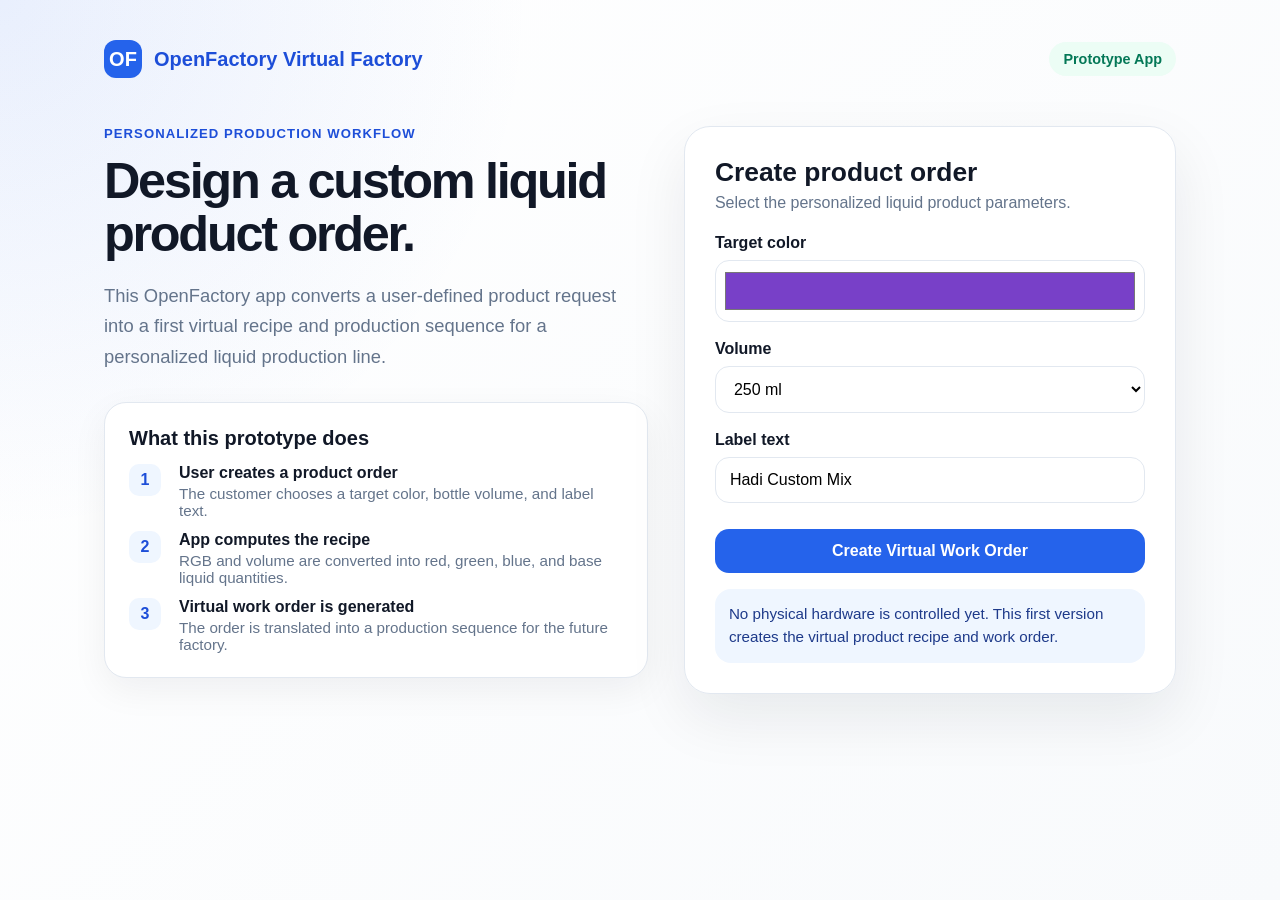
<file: src/liquid_personalization_app/templates/index.html>
<!doctype html>
<html lang="en">
  <head>
    <meta charset="utf-8">
    <title>OpenFactory Liquid Personalization</title>
    <style>
      :root {
        --background: #f8fafc;
        --card: #ffffff;
        --text: #111827;
        --muted: #64748b;
        --border: #e2e8f0;
        --primary: #2563eb;
        --primary-dark: #1d4ed8;
        --soft-blue: #eff6ff;
        --soft-green: #ecfdf5;
        --shadow: 0 24px 60px rgba(15, 23, 42, 0.08);
      }

      * {
        box-sizing: border-box;
      }

      body {
        margin: 0;
        min-height: 100vh;
        font-family: Arial, sans-serif;
        background:
          radial-gradient(circle at top left, rgba(37, 99, 235, 0.10), transparent 34%),
          linear-gradient(135deg, #ffffff 0%, var(--background) 100%);
        color: var(--text);
      }

      .page {
        max-width: 1120px;
        margin: 0 auto;
        padding: 40px 24px 56px;
      }

      .topbar {
        display: flex;
        justify-content: space-between;
        align-items: center;
        margin-bottom: 48px;
      }

      .brand {
        display: flex;
        align-items: center;
        gap: 12px;
        font-weight: 800;
        font-size: 1.25rem;
        color: var(--primary-dark);
      }

      .brand-mark {
        width: 38px;
        height: 38px;
        border-radius: 12px;
        background: var(--primary);
        color: #ffffff;
        display: grid;
        place-items: center;
        font-weight: 900;
      }

      .status {
        padding: 9px 14px;
        border-radius: 999px;
        background: var(--soft-green);
        color: #047857;
        font-size: 0.9rem;
        font-weight: 700;
      }

      .hero {
        display: grid;
        grid-template-columns: 1.05fr 0.95fr;
        gap: 36px;
        align-items: start;
      }

      .eyebrow {
        color: var(--primary-dark);
        font-weight: 800;
        text-transform: uppercase;
        letter-spacing: 0.08em;
        font-size: 0.82rem;
        margin-bottom: 14px;
      }

      h1 {
        margin: 0;
        font-size: 3.15rem;
        line-height: 1.05;
        letter-spacing: -0.045em;
      }

      .lead {
        margin: 20px 0 0;
        color: var(--muted);
        font-size: 1.15rem;
        line-height: 1.65;
        max-width: 660px;
      }

      .concept-card {
        margin-top: 30px;
        background: var(--card);
        border: 1px solid var(--border);
        border-radius: 22px;
        padding: 24px;
        box-shadow: 0 12px 36px rgba(15, 23, 42, 0.06);
      }

      .concept-card h2 {
        margin: 0 0 14px;
        font-size: 1.25rem;
      }

      .workflow {
        display: grid;
        gap: 12px;
      }

      .workflow-step {
        display: grid;
        grid-template-columns: 38px 1fr;
        gap: 12px;
        align-items: start;
      }

      .step-number {
        width: 32px;
        height: 32px;
        border-radius: 10px;
        background: var(--soft-blue);
        color: var(--primary-dark);
        display: grid;
        place-items: center;
        font-weight: 800;
      }

      .step-title {
        font-weight: 800;
      }

      .step-description {
        color: var(--muted);
        margin-top: 3px;
        font-size: 0.95rem;
      }

      .order-card {
        background: rgba(255, 255, 255, 0.94);
        border: 1px solid var(--border);
        border-radius: 26px;
        padding: 30px;
        box-shadow: var(--shadow);
      }

      .order-card h2 {
        margin: 0 0 6px;
        font-size: 1.65rem;
      }

      .order-card p {
        margin: 0 0 22px;
        color: var(--muted);
      }

      label {
        display: block;
        margin-top: 18px;
        margin-bottom: 8px;
        font-weight: 800;
      }

      input,
      select,
      button {
        width: 100%;
        border-radius: 14px;
        border: 1px solid var(--border);
        padding: 13px 14px;
        font-size: 1rem;
        background: #ffffff;
      }

      input[type="color"] {
        height: 62px;
        padding: 7px;
        cursor: pointer;
      }

      input:focus,
      select:focus {
        outline: 4px solid rgba(37, 99, 235, 0.14);
        border-color: var(--primary);
      }

      button {
        margin-top: 26px;
        border: none;
        background: var(--primary);
        color: white;
        font-weight: 800;
        cursor: pointer;
        transition: background 0.15s ease, transform 0.15s ease;
      }

      button:hover {
        background: var(--primary-dark);
        transform: translateY(-1px);
      }

      .hint {
        margin-top: 16px;
        padding: 14px;
        border-radius: 16px;
        background: var(--soft-blue);
        color: #1e3a8a;
        font-size: 0.95rem;
        line-height: 1.5;
      }

      @media (max-width: 860px) {
        .hero {
          grid-template-columns: 1fr;
        }

        h1 {
          font-size: 2.35rem;
        }

        .topbar {
          align-items: flex-start;
          gap: 16px;
          flex-direction: column;
          margin-bottom: 34px;
        }
      }
    </style>
  </head>

  <body>
    <main class="page">
      <header class="topbar">
        <div class="brand">
          <div class="brand-mark">OF</div>
          <div>OpenFactory Virtual Factory</div>
        </div>

        <div class="status">Prototype App</div>
      </header>

      <section class="hero">
        <div>
          <div class="eyebrow">Personalized production workflow</div>

          <h1>Design a custom liquid product order.</h1>

          <p class="lead">
            This OpenFactory app converts a user-defined product request into a
            first virtual recipe and production sequence for a personalized liquid
            production line.
          </p>

          <div class="concept-card">
            <h2>What this prototype does</h2>

            <div class="workflow">
              <div class="workflow-step">
                <div class="step-number">1</div>
                <div>
                  <div class="step-title">User creates a product order</div>
                  <div class="step-description">
                    The customer chooses a target color, bottle volume, and label text.
                  </div>
                </div>
              </div>

              <div class="workflow-step">
                <div class="step-number">2</div>
                <div>
                  <div class="step-title">App computes the recipe</div>
                  <div class="step-description">
                    RGB and volume are converted into red, green, blue, and base liquid quantities.
                  </div>
                </div>
              </div>

              <div class="workflow-step">
                <div class="step-number">3</div>
                <div>
                  <div class="step-title">Virtual work order is generated</div>
                  <div class="step-description">
                    The order is translated into a production sequence for the future factory.
                  </div>
                </div>
              </div>
            </div>
          </div>
        </div>

        <div class="order-card">
          <h2>Create product order</h2>
          <p>Select the personalized liquid product parameters.</p>

          <form method="post" action="order">
            <label for="color">Target color</label>
            <input id="color" name="color" type="color" value="#7840c8" required>

            <label for="volume_ml">Volume</label>
            <select id="volume_ml" name="volume_ml" required>
              <option value="100">100 ml</option>
              <option value="250" selected>250 ml</option>
              <option value="500">500 ml</option>
            </select>

            <label for="label_text">Label text</label>
            <input
              id="label_text"
              name="label_text"
              type="text"
              value="Hadi Custom Mix"
              required
            >

            <button type="submit">Create Virtual Work Order</button>

            <div class="hint">
              No physical hardware is controlled yet. This first version creates
              the virtual product recipe and work order.
            </div>
          </form>
        </div>
      </section>
    </main>
  </body>
</html>
</file>
